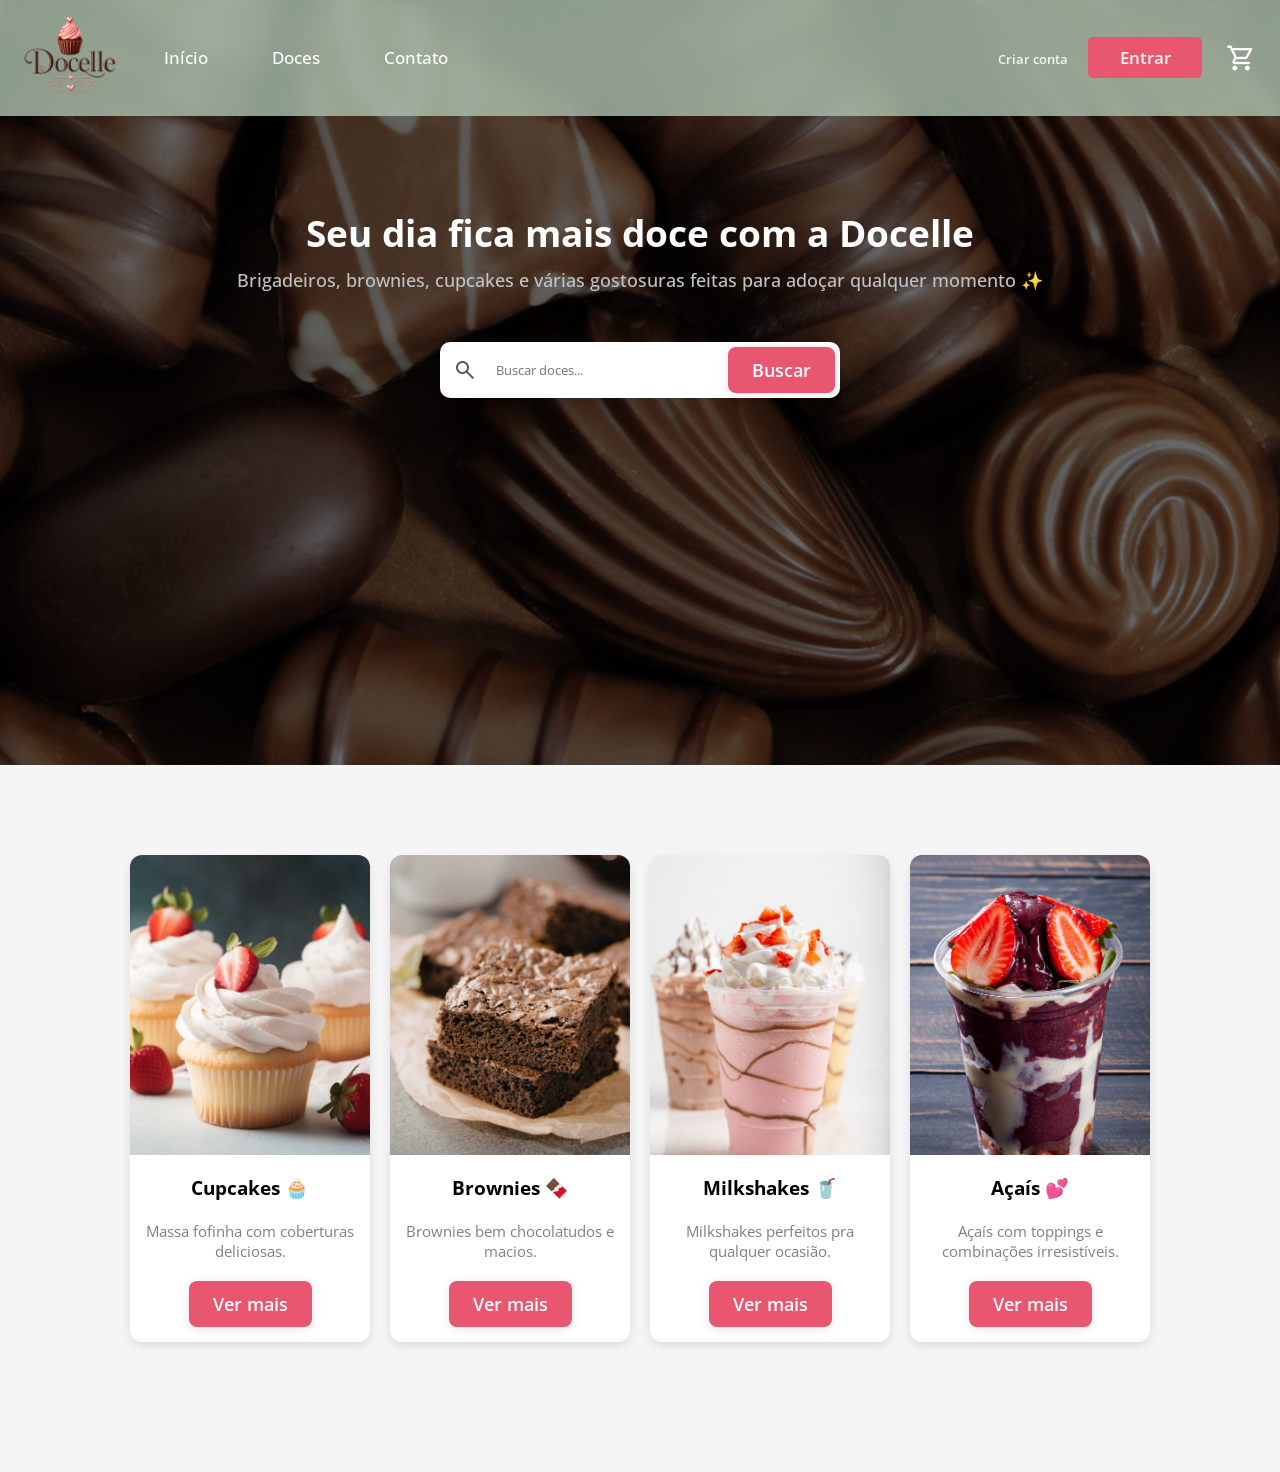
<file: src/index.html>
<!DOCTYPE html>
<html lang="pt-BR">
<head>
  <meta charset="UTF-8" />

  <meta name="viewport" content="width=device-width, initial-scale=1.0" />

  <meta
    name="description"
    content="Docelle: doces finos, sobremesas encantadoras e cafés especiais feitos para adoçar seus momentos."
  />

  <meta name="robots" content="index, follow" />

  <title>Docelle | Doces que encantam</title>

  <!-- Open Graph -->
  <meta property="og:type" content="website" />
  <meta property="og:title" content="Docelle | Doces que encantam" />
  <meta
    property="og:description"
    content="Descubra doces artesanais, sobremesas premium e sabores irresistíveis na Docelle."
  />
  <meta property="og:image" content="img/banner_link.png" />

  <!-- Twitter -->
  <meta name="twitter:card" content="summary_large_image" />
  <meta name="twitter:title" content="Docelle | Doces que encantam" />
  <meta
    name="twitter:description"
    content="Uma experiência doce, delicada e inesquecível."
  />
  <meta name="twitter:image" content="img/banner_link.png" />

  <link rel="icon" href="img/icon.png" />

  <!-- FONTES -->
  <link rel="preconnect" href="https://fonts.googleapis.com" />
  <link rel="preconnect" href="https://fonts.gstatic.com" crossorigin />

  <link
    href="https://fonts.googleapis.com/css2?family=Playfair+Display:wght@500;700&family=Poppins:wght@300;400;500;600&display=swap"
    rel="stylesheet"
  />

  <link
    rel="stylesheet"
    href="https://fonts.googleapis.com/css2?family=Material+Symbols+Outlined"
  />

  <link 
    rel="cart" 
    href="https://fonts.googleapis.com/css2?family=Material+Symbols+Outlined:opsz,wght,FILL,GRAD@24,400,0,0&icon_names=shopping_cart" 
    />

  <link rel="stylesheet" href="style.css" />
</head>

<body>

  <!-- HEADER -->
  <header>
    <nav class="header__nav">

      <div class="logo">
        <img src="img/logo.png" alt="Logo Docelle" class="logo__img" />
      </div>

      <ul class="header__menu">
        <li><a class="header__link" href="#">Início</a></li>
        <li><a class="header__link" href="#best-sellers">Doces</a></li>
        <li><a class="header__link" href="#contact">Contato</a></li>
      </ul>
    </nav>

    <nav class="login">
      <ul class="header__search">
        <li><a href="/cadastro" class="cadastro__link">Criar conta</a></li>
        <li><a href="/login" class="login__link">Entrar</a></li>
        
      </ul>
      <a href="cart.html">
        <span class="material-symbols-outlined">
          shopping_cart
        </span>
      </a>
    </nav>
  </header>

  <!-- BANNER -->
<section class="banner">

  <h2>Seu dia fica mais doce com a Docelle</h2>

  <p>
    Brigadeiros, brownies, cupcakes e várias gostosuras feitas
    para adoçar qualquer momento ✨
  </p>

  <div class="search">
    <span class="material-symbols-outlined">search</span>

    <input
      type="text"
      class="barra-search"
      placeholder="Buscar doces..."
    />

    <button class="button__search">Buscar</button>
  </div>

</section>

<!-- PRODUTOS -->
<section class="restaurantes" id="best-sellers">

  <div class="card">
    <img src="img/cupcake_banner.png" alt="Cupcake" />

    <h3>Cupcakes 🧁</h3>

    <p>
      Massa fofinha com coberturas deliciosas.
    </p>

    <button class="button__card">Ver mais</button>
  </div>

  <div class="card">
    <img src="img/brownie_banner.png" alt="Brownie" />

    <h3>Brownies 🍫</h3>

    <p>
      Brownies bem chocolatudos e macios.
    </p>

    <button class="button__card">Ver mais</button>
  </div>

  <div class="card">
    <img src="img/milkshake_banner.png" alt="Macaron" />

    <h3>Milkshakes 🥤</h3>

    <p>
      Milkshakes perfeitos pra qualquer ocasião.
    </p>

    <button class="button__card">Ver mais</button>
  </div>

  <div class="card">
    <img src="img/acai_banner.png" alt="Morango com chocolate" />

    <h3>Açaís 💕</h3>

    <p>
      Açaís com toppings e combinações irresistíveis.
    </p>

    <button class="button__card">Ver mais</button>
  </div>

</section>

</body>
</html>
</file>
<file: src/style.css>
@import url('https://fonts.googleapis.com/css2?family=Open+Sans:ital,wght@0,300..800;1,300..800&display=swap');

* {
  margin: 0;
  padding: 0;
  box-sizing: border-box;
  font-family: 'Open Sans', sans-serif;
}

body {
  background-color: #f5f5f5;
}

/* HEADER */
header {
  color: white;
  padding: 1rem 0;
  display: flex;
  justify-content: space-between;
  align-items: center;
  position: fixed;
  top: 0;
  width: 100%;

  background: rgba(176, 196, 177, 0.8);

  backdrop-filter: blur(10px);

  z-index: 1000;
}

.logo__img {
  width: clamp(100px, 12vw, 140px);
  margin-right: 1.5rem;
}

.header__nav {
  display: flex;
  align-items: center;
}

.header__nav ul {
  list-style: none;
  display: flex;
  gap: 2rem;
}


.header__nav a {
  color: #ffffff;
  text-decoration: none;
  font-size: clamp(0.1rem, 1.3vw, 1.3rem);
  font-weight: 500;
  position: relative;
  padding-right: 2rem;
  padding-bottom: 0.5rem;
}

.header__nav a::after {
  content: "";
  width: 0%;
  height: 2px;
  background-color: #e8576f;
  position: absolute;
  bottom: 0;
  left: 0;
  transition: 0.5s ease-in-out;
}

.header__nav a:hover::after {
  width: 100%;
}

.login {
  display: flex;
  align-items: center;
  justify-content: space-between;
}

.login ul {
  list-style: none;
  display: flex;
  align-items: center;
  justify-content: space-around;
}

.login__link {
  background-color: #e8576f;
  text-decoration: none;
  font-size: clamp(0.1rem, 1.3vw, 1.3rem);
  color: #F5F5F5;
  padding: 1vh 3.5vh;
  border-radius: 5px;
  font-weight: 600;
  display: inline-block;

  transition:
    background-color 0.3s ease,
    color 0.3s ease,
    transform 0.3s ease,
    box-shadow 0.3s ease;
}

.login__link:hover {
  background-color: #e2e2e2;
  color: #e8576f;
  transform: scale(1.05);
  box-shadow: 0 4px 12px rgba(0,0,0,0.2);
}

.cadastro__link {
  text-decoration: none; 
  color: #F5F5F5;
  position: relative;
  font-size: clamp(0.1rem, 1vw, 1rem);
  font-weight: 600;
  position: relative;
  padding-right: 20px;
  padding-bottom:  10px;

  transition:
    color 0.3s ease,
    transform 0.3s ease;
}

.cadastro__link:hover {
  color: #e8576f;
  transform: scale(1.05);
}

.login span {
  color: #ffffff;
  font-size: 30px;
  margin: 1.5rem;
  position: relative;
  transition:
    color 0.3s ease,
    transform 0.3s ease;
}

.login span:hover {
  color: #e8576f;
  transform: scale(1.2);
}

/* BANNER */
.banner {
  background-image: 
    linear-gradient(rgba(0,0,0,0.6), rgba(0,0,0,0.6)),
    url("img/banners.png"); /*linear-gradient(135deg, #1d3059, #14213D);*/
    background-size: cover;
  background-position: center;
  background-repeat: no-repeat;

  min-height: 85vh;
  color: #ffffff;
  display: flex;
  flex-direction: column;
  align-items: center;
  text-align: center;
  padding: 10rem 2rem 0 2rem;
}

.banner h2 {
  font-size: clamp(0.1rem, 2.3rem, 2.5rem);
  font-weight: 700;
  margin-top: 3rem;
}

.banner p {
  color: #c2c2c2;
  margin-top: 10px;
  margin-bottom: 50px;
  font-size: 18px;
  font-weight: 500;
}

.search span {
  color: #585858;
  justify-content: center;
  padding: 8.4px;
}

.search {
  background-color: #ffffff;
  display: flex;
  justify-content: center;
  align-items: center;
  border-radius: 10px;
  padding: 5px;
  width: 400px;
}

.barra-search {
  padding: 10.1px;
  width: 600px;
  border-style: hidden;
  border-color: #e2e2e2;
}

button{
  background-color: #e8576f;
  color: white;
  width: fit-content;
  align-self: center;
  border: none;
  border-radius: 8px;
  border-style: none;
  cursor: pointer;
  padding: 0.7rem 1.5rem;
  font-size: 18px;
  font-weight: 600;
  box-shadow: 0 2px 12px rgba(0,0,0,0.1);
  transition:
    background-color 0.3s ease,
    color 0.3s ease,
    transform 0.3s ease,
    box-shadow 0.3s ease; 
}

button:hover {
  background-color: #B0C4B1; /*B0C4B1*/
  color: #4A5759;
  transform: scale(1.05);
  box-shadow: 0 4px 12px rgba(0,0,0,0.2);
}

.button__search {
  margin-left: 20px;
}

/* RESTAURANTES */
.restaurantes {
  display: flex;
  gap: 20px;
  padding: 90px 130px 130px 130px;
  justify-content: center;
}

/* CARD */
.card {
  display: flex;
  flex-direction: column;
  justify-content: center;
  align-items: center;
  background: white;
  width: 260px;
  border-radius: 12px;
  overflow: hidden;
  box-shadow: 0px 4px 10px rgba(0,0,0,0.1);
  text-align: center;
  padding-bottom: 15px;
  transition:
    background-color 0.3s ease,
    color 0.3s ease,
    transform 0.3s ease,
    box-shadow 0.3s ease; 
}

.card:hover{
  transform: scale(1.05);
  box-shadow: 0 4px 12px rgba(0,0,0,0.2);
}

.card img {
  width: 100%;
}

.card h3 {
  margin: 20px 0 0 0;
  font-size: 19px;
}

.card p {
  color: gray;
  margin: 20px 15px;
  font-size: 15px;
}

@media (max-width: 480px) {
  header {
    flex-direction: row;
    align-items: center;
    gap: 0.5rem;
    padding: 1rem;
  }

  .logo__img {
    width: clamp(80px, 30vw, 120px);
    margin-right: 0rem;
  }

  .header__nav ul {
    display: none;
  }

  .login__link {
    padding: 0.5rem 1rem;
    border-radius: 5px;
    font-size: 0.8rem;
  }

  .login span{
    margin-right: 0.1rem;
    margin-left: 0.9rem;
  }

  .cadastro__link {
    font-size: 0.8rem;
  }

  .search span {
    padding: 7.4px;
  }

  .banner {
    padding: 8rem 1.4rem 0 1.4rem;
  }

  .banner h2 {
    font-size: clamp(1.5rem, 6vw, 2.2rem);
    margin-top: 8rem;
  }

  .banner p {
    font-size: 15px;
  }

  .search {
    padding: 5px;
    width: 300px;
  }

  .search span {
    color: #585858;
    justify-content: center;
    padding: 5px;
  }

  .barra-search {
    padding: 10.1px;
    width: 150px;
    border-style: hidden;
    border-color: #e2e2e2;
  }

  button{
    padding: 0.5rem 1.1rem;
    font-size: 0.8rem;
  }

  .button__card {
    padding: 0.3rem 0.8rem;
    font-size: 0.8rem;
  }

  .restaurantes {
    display: grid;
    grid-template-columns: repeat(auto-fit, minmax(140px, 1fr));
    gap: 0.1rem;
    padding: 2.5rem;
    justify-content: center;
    align-items: center;
    justify-items: center;
    margin-top: 3rem;
  }

  .card {
    width: 100%;
    max-width: 150px;
    padding-bottom: 15px;
    margin-bottom: 2rem;
  }

  .card h3 {
    margin: 1rem 0 0 0;
    font-size: 0.8rem;
  }

  .card p {
    margin: 10px 10px 1rem 10px;
    font-size: 0.6rem;
  }
}
</file>
